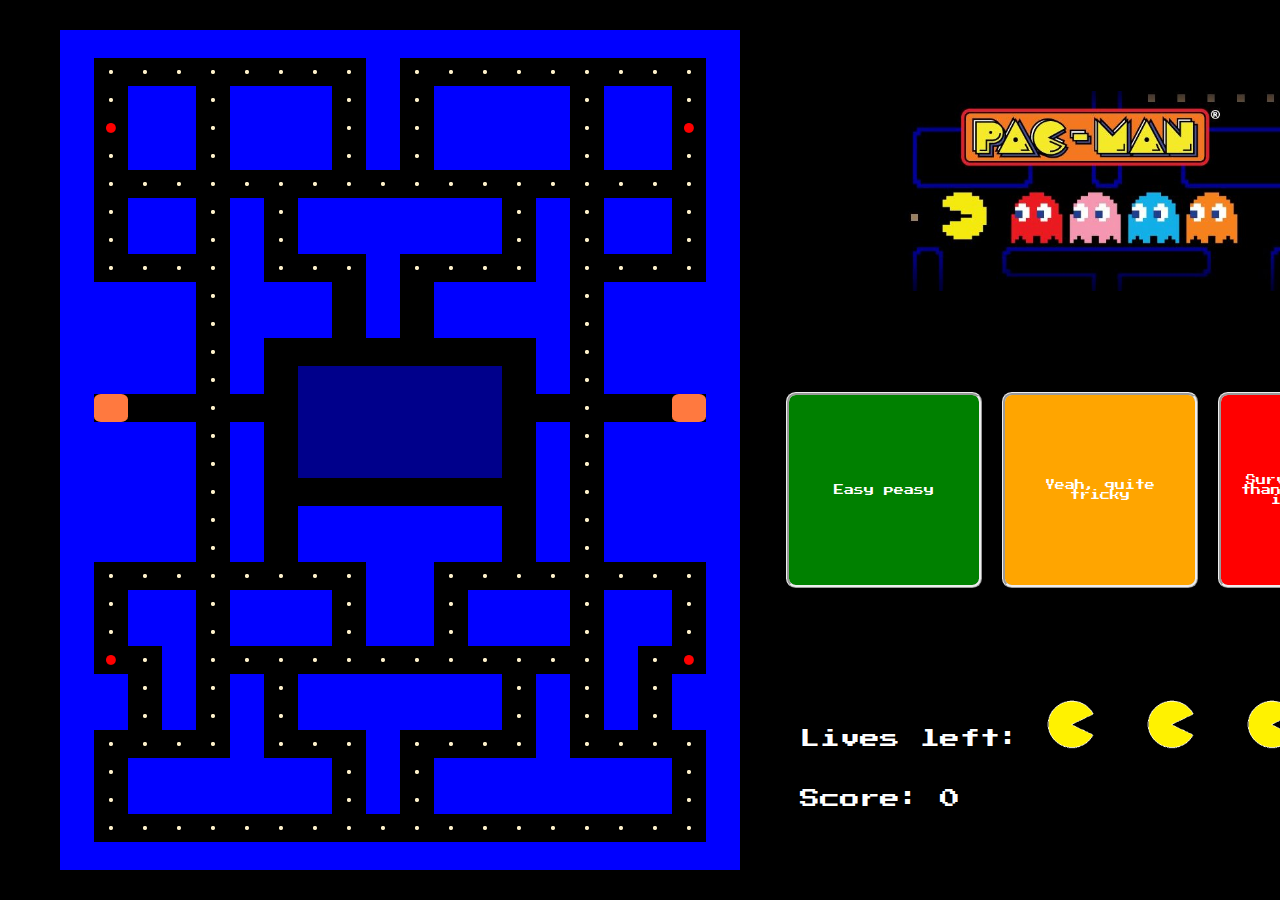
<file: index.html>
<!DOCTYPE html>
<html lang="en">
<head>
  <meta charset="UTF-8">
  <meta http-equiv="X-UA-Compatible" content="IE=edge">
  <meta name="viewport" content="width=device-width, initial-scale=1.0">
  <title>Project 1</title>
  <link rel="stylesheet" href="./styles/main.css">
  <script src="./scripts/app.js" defer></script>
  <link rel="preconnect" href="https://fonts.googleapis.com">
<link rel="preconnect" href="https://fonts.gstatic.com" crossorigin>
<link href="https://fonts.googleapis.com/css2?family=Press+Start+2P&display=swap" rel="stylesheet">
</head>
<body>
  <audio id=audio></audio>
  <section class=leftSide>
    <div class='game-grid'></div>
    <div class="gameover"></div>
</section>
  <section class='information'>
    <div class="graphic"></div>
    <div class="btns">
      <div class="easy">Easy peasy</div>
      <div class="medium">Yeah, quite tricky</div>
      <div class="hard">Surviving more than 10 seconds is a win!</div>
    </div>
    <div class="detail">
      <div class=lifeTally>
      <div>Lives left: </div>
      <div class=totalLives></div>
    </div>
      <div>Score:  <span class=score> </span></div>
  </div>
  </section>
</body>
</html>
</file>
<file: styles/main.css>
body {
  margin: 0;
  display: flex;
  justify-content: space-around;
  height: 100vh;
  background-color: black;
  color: white;
}

.leftSide {
  margin: 0;
  display: flex;
  justify-content: space-around;
  height: 100vh;
  background-color: black;
  color: white;
}

.gameOver {
  background-image: url('../assets/characters/gameover.png');   
  background-repeat: no-repeat;
  background-position: center; 
  background-size: contain;
  height: 400px;
  margin-top: 150px; 
}

.winner {
  background-image: url('../assets/characters/winner-win.gif');   
  background-repeat: no-repeat;
  background-position: center; 
  background-size: contain;
  height: 800px;
  /* margin-top: 150px;  */
}

.information {
  width: 600px;
  display: flex;
  justify-content: space-evenly;
  align-items: center;
  flex-direction: column;
  font-family: 'Press Start 2P', cursive;
  font-size: 20px;
}

.graphic {
  background-image: url('../assets/characters/pacman-header.jpeg');   
  background-repeat: no-repeat;
  background-position: center; 
  background-size: contain;
  height: 200px;
  width: 500px;
}

.btns {
  display: flex;
  justify-content: center;
  align-items: center;
  font-size: 10px;
  text-align: center;
}

.easy {
  display: flex;
  justify-content: center;
  align-items: center;
  height: 150px;
  width: 150px;
  background-color: green;
  border-radius: 5%;
  border-style: ridge;
  margin: 10px;
  padding: 20px;
  animation: pulse-easy 2s infinite;
}
@keyframes pulse-easy {
    0% {
      transform: scale(0.95);
      box-shadow: 0 0 0 0 rgba(108, 255, 63, 0.7);
    }
    
    70% {
      transform: scale(1);
      box-shadow: 0 0 0 10px rgba(108, 255, 63, 0);
    }
    
    100% {
      transform: scale(0.95);
      box-shadow: 0 0 0 0 rgba(108, 255, 63, 0);
    }
  }

.medium {
  display: flex;
  justify-content: center;
  align-items: center;
  height: 150px;
  width: 150px;
  background-color: orange;
  border-radius: 5%;
  border-style: ridge;
  margin: 10px;
  padding: 20px;
  animation: pulse-medium 2s infinite;
}
@keyframes pulse-medium {
    0% {
      transform: scale(0.95);
      box-shadow: 0 0 0 0 rgba(255, 166, 0, 0.7);
    }
    
    70% {
      transform: scale(1);
      box-shadow: 0 0 0 10px rgba(255, 166, 0, 0);
    }
    
    100% {
      transform: scale(0.95);
      box-shadow: 0 0 0 0 rgba(255, 166, 0, 0);
    }
  }

.hard {
  display: flex;
  justify-content: center;
  align-items: center;
  height: 150px;
  width: 150px;
  background-color: red;
  border-radius: 5%;
  border-style: ridge;
  margin: 10px;
  padding: 20px;
  animation: pulse-hard 2s infinite;
}
@keyframes pulse-hard {
    0% {
      transform: scale(0.95);
      box-shadow: 0 0 0 0 rgba(255, 0, 0, 0.7);
    }
    
    70% {
      transform: scale(1);
      box-shadow: 0 0 0 10px rgba(255, 0, 0, 0);
    }
    
    100% {
      transform: scale(0.95);
      box-shadow: 0 0 0 0 rgba(255, 0, 0, 0);
    }
  }

.detail {
  width: 600px;
  font-size: 20px;
}

.lifeTally {
  display: flex;
  align-items: center;
  height: 100px;

}
.totalLives {
  display: flex;
  align-items: center;
  
  
}
.lives {
  background-image: url('../assets/characters/pacman.png');   
  background-repeat: no-repeat;
  background-position: center; 
  background-size: contain;
  width: 100px;
  height: 50px;
  margin-bottom: 30px;
  animation: pulse-pacman 2s infinite;
}
@keyframes pulse-pacman {
    0% {
      transform: scale(0.9);
      /* box-shadow: 0 0 0 0 rgba(255, 255, 0, 0.7); */
    }
    
    70% {
      transform: scale(1);
      /* box-shadow: 0 0 0 10px rgba(255, 255, 0, 0); */
    }
    
    100% {
      transform: scale(0.9);
      /* box-shadow: 0 0 0 0 rgba(255, 255, 0, 0); */
    }
  }

.game-grid {

  width: 700px;
  padding: 30px 50px 30px 50px;
  display:  flex;
  flex-wrap: wrap;
  justify-content: center;
}

.game-grid-hidden {
  width: 700px;
  padding: 30px 50px 30px 50px;
  display:  flex;
  flex-wrap: wrap;
  justify-content: center;
  visibility: none;
}

.game-grid-ghost-eating {
  width: 700px;
  padding: 30px 50px 30px 50px;
  display:  flex;
  flex-wrap: wrap;
  justify-content: center;
  background-image: url('https://cdn.dribbble.com/users/1751407/screenshots/3606689/thunder_dribbble.gif');
}



.game-grid div {
  width: 34px;
  /* height: 27px; */
  /* border: 1px solid black; */
  /* width: 4.7%;
  height: 3%; */
  margin: 0;
  font-size: 10px;
}

.noGoZoneCells {
  background-color: blue;
  color: white;
  }
  
  .ghostTownCells {
    background-color: darkblue;
    color: white;
  }

.wormhole {
    background: rgba(255, 121, 63, 1);
    box-shadow: 0 0 0 0 rgba(255, 121, 63, 1);
    border-radius: 20%;
    animation: pulse 3s infinite;
}
@keyframes pulse {
    0% {
      transform: scale(1.2);
      box-shadow: 0 0 0 0 rgba(255, 121, 63, 0.7);
    }
    
    70% {
      transform: scale(1.4);
      box-shadow: 0 0 0 10px rgba(255, 121, 63, 0);
    }
    
    100% {
      transform: scale(1.2);
      box-shadow: 0 0 0 0 rgba(255, 121, 63, 0);
    }
  }

  
  .boundary {

  }

.pills {
  background-image: url('../assets/characters/pill.png');   
  background-size: 4px;
  background-repeat: no-repeat;
  background-position: center; 
}

.super {
  background-image: url('../assets/characters/superpill.png');   
  background-size: 10px;
  background-repeat: no-repeat;
  background-position: center; 
/* border: red;
background-color: red;
border-radius: 100%;
animation: pulse-red 3s infinite; */
}
/* 
@keyframes pulse-red {
  0% {
    transform: scale(0.2);
    box-shadow: 0 0 0 0 rgba(255, 63, 63, 0.7);
  }
  
  70% {
    transform: scale(0.5);
    box-shadow: 0 0 0 10px rgba(255, 121, 63, 0);
  }
  
  100% {
    transform: scale(0.2);
    box-shadow: 0 0 0 0 rgba(255, 121, 63, 0);
  }
} */

.fruit {
  background-image: url('../assets/characters/cherries.png');   
  background-size: contain;
  background-repeat: no-repeat;
  background-position: center; 
}
.pacman {
  background-image: url('../assets/characters/pacman.png');   
  background-size: contain;
  background-repeat: no-repeat;
  background-position: center;
}

.pacmanLeft {
  background-image: url('../assets/characters/pacmanLeft.png');   
  background-size: contain;
  background-repeat: no-repeat;
  background-position: center;
}

.pacmanUp {
  background-image: url('../assets/characters/pacmanUp.png');   
  background-size: contain;
  background-repeat: no-repeat;
  background-position: center;
}

.pacmanDown {
  background-image: url('../assets/characters/pacmanDown.png');   
  background-size: contain;
  background-repeat: no-repeat;
  background-position: center;
}

.red-ghost {
  background-image: url('../assets/characters/redMovingRight.png');   
  background-size: contain;
  background-repeat: no-repeat;
  background-position: center; 
}

.red-ghostLeft {
  background-image: url('../assets/characters/redMovingLeft.png');   
  background-size: contain;
  background-repeat: no-repeat;
  background-position: center; 
}

.red-ghostUp {
  background-image: url('../assets/characters/redMovingUp.png');   
  background-size: contain;
  background-repeat: no-repeat;
  background-position: center; 
}

.red-ghostDown {
  background-image: url('../assets/characters/redMovingDown.png');   
  background-size: contain;
  background-repeat: no-repeat;
  background-position: center; 
}

.blue-ghost {
  background-image: url('../assets/characters/blueMovingRight.png');   
  background-size: contain;
  background-repeat: no-repeat;
  background-position: center; 
}

.pink-ghost {
  background-image: url('../assets/characters/pinkMovingRight.png');   
  background-size: contain;
  background-repeat: no-repeat;
  background-position: center; 
}

.orange-ghost {
  background-image: url('../assets/characters/orangeMovingRight.png');   
  background-size: contain;
  background-repeat: no-repeat;
  background-position: center; 
}

.hunter-ghost {
  background-image: url('../assets/characters/hunterGhostRight.png');   
  background-size: contain;
  background-repeat: no-repeat;
  background-position: center; 
}

.eatable-ghost {
  background-image: url('../assets/characters/eatableGhost.png');   
  background-size: contain;
  background-repeat: no-repeat;
  background-position: center; 
}

.ghost-eyes {
  background-image: url('../assets/characters/ghost-eyes.png');   
  background-size: contain;
  background-repeat: no-repeat;
  background-position: center; 
}
</file>
